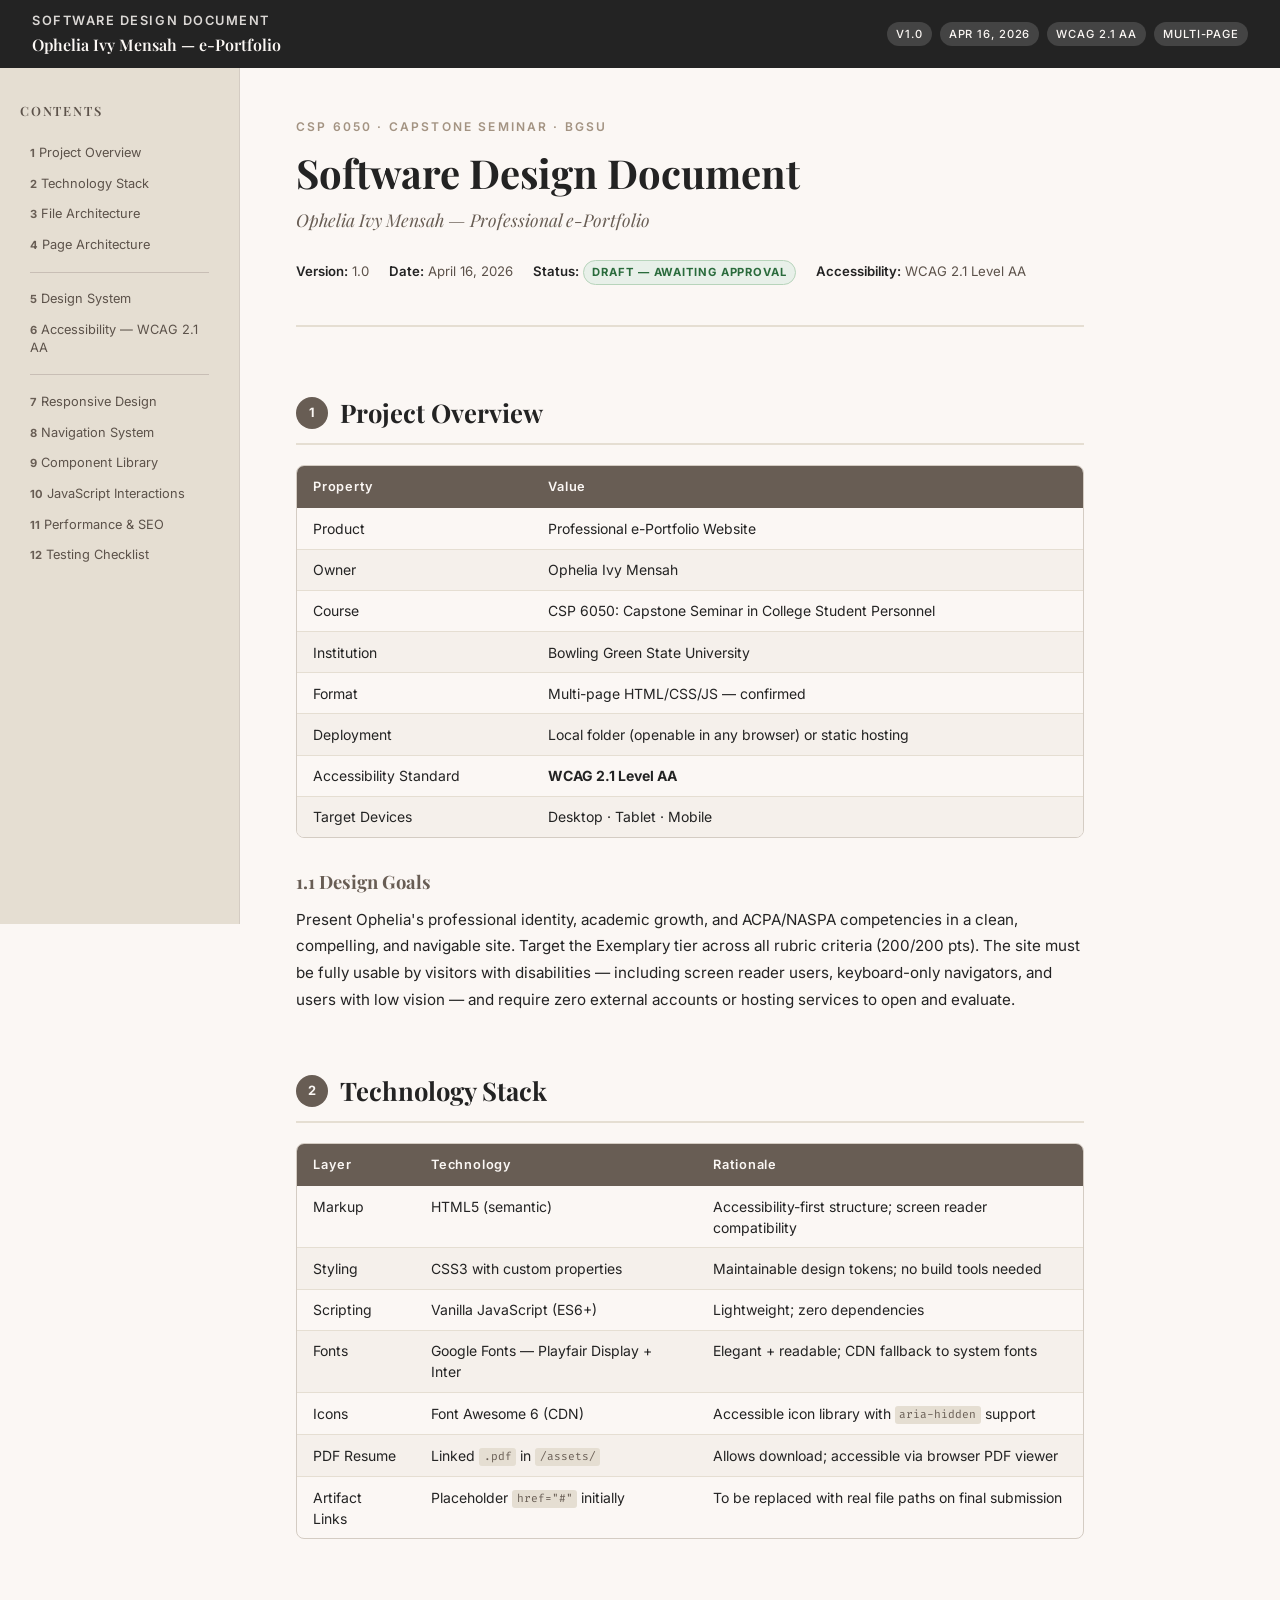
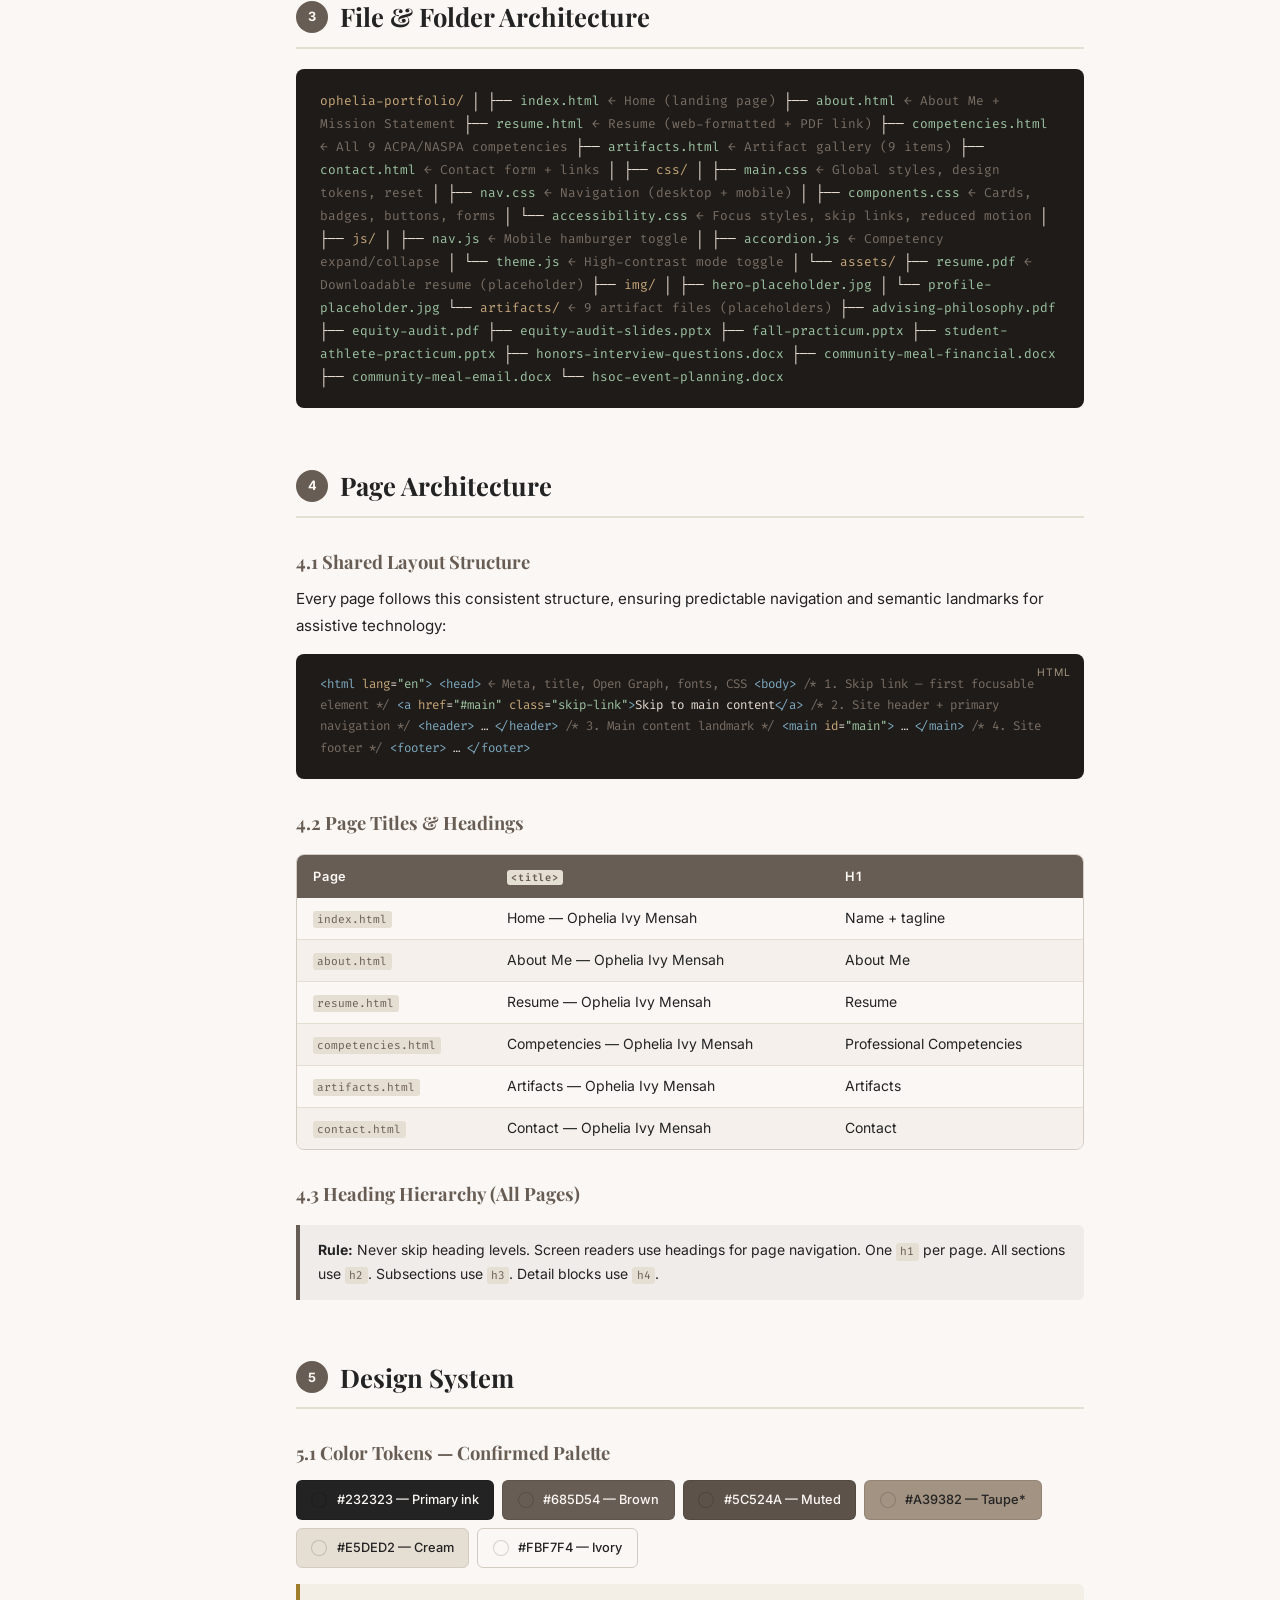
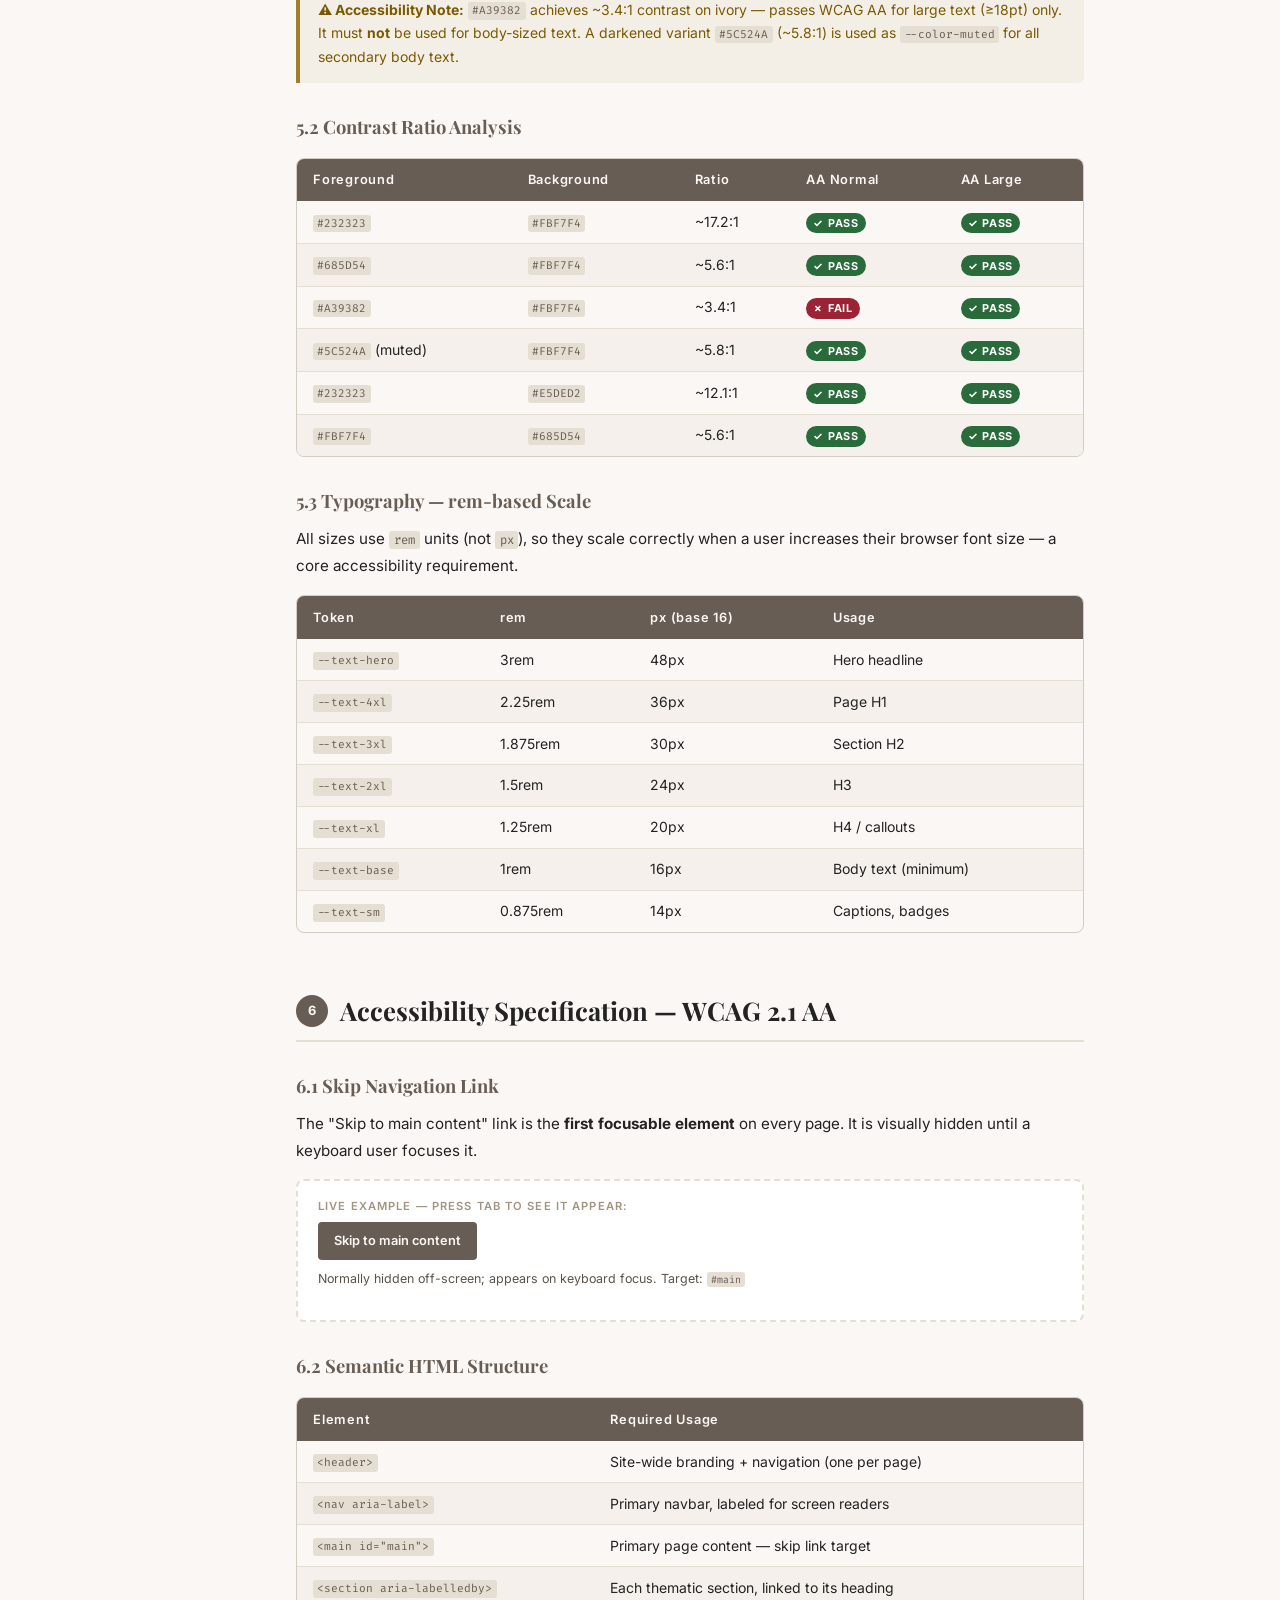
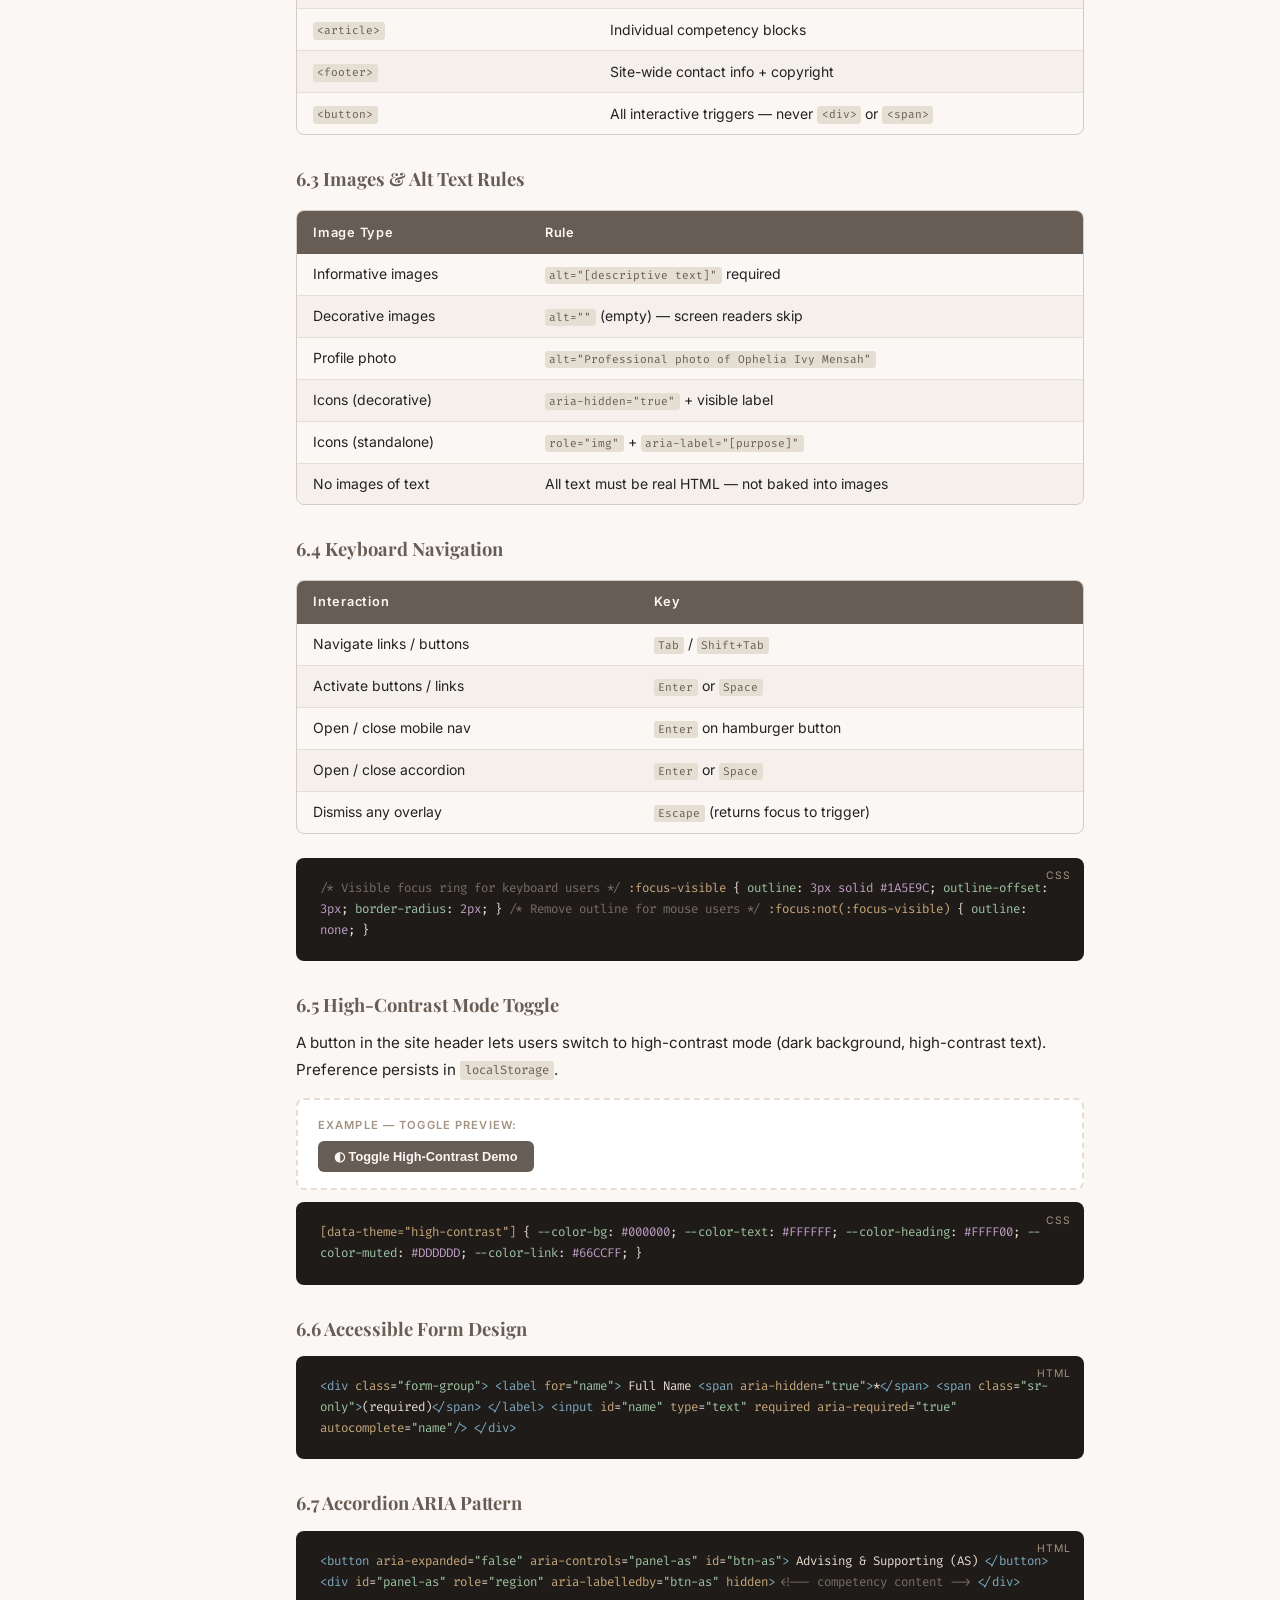
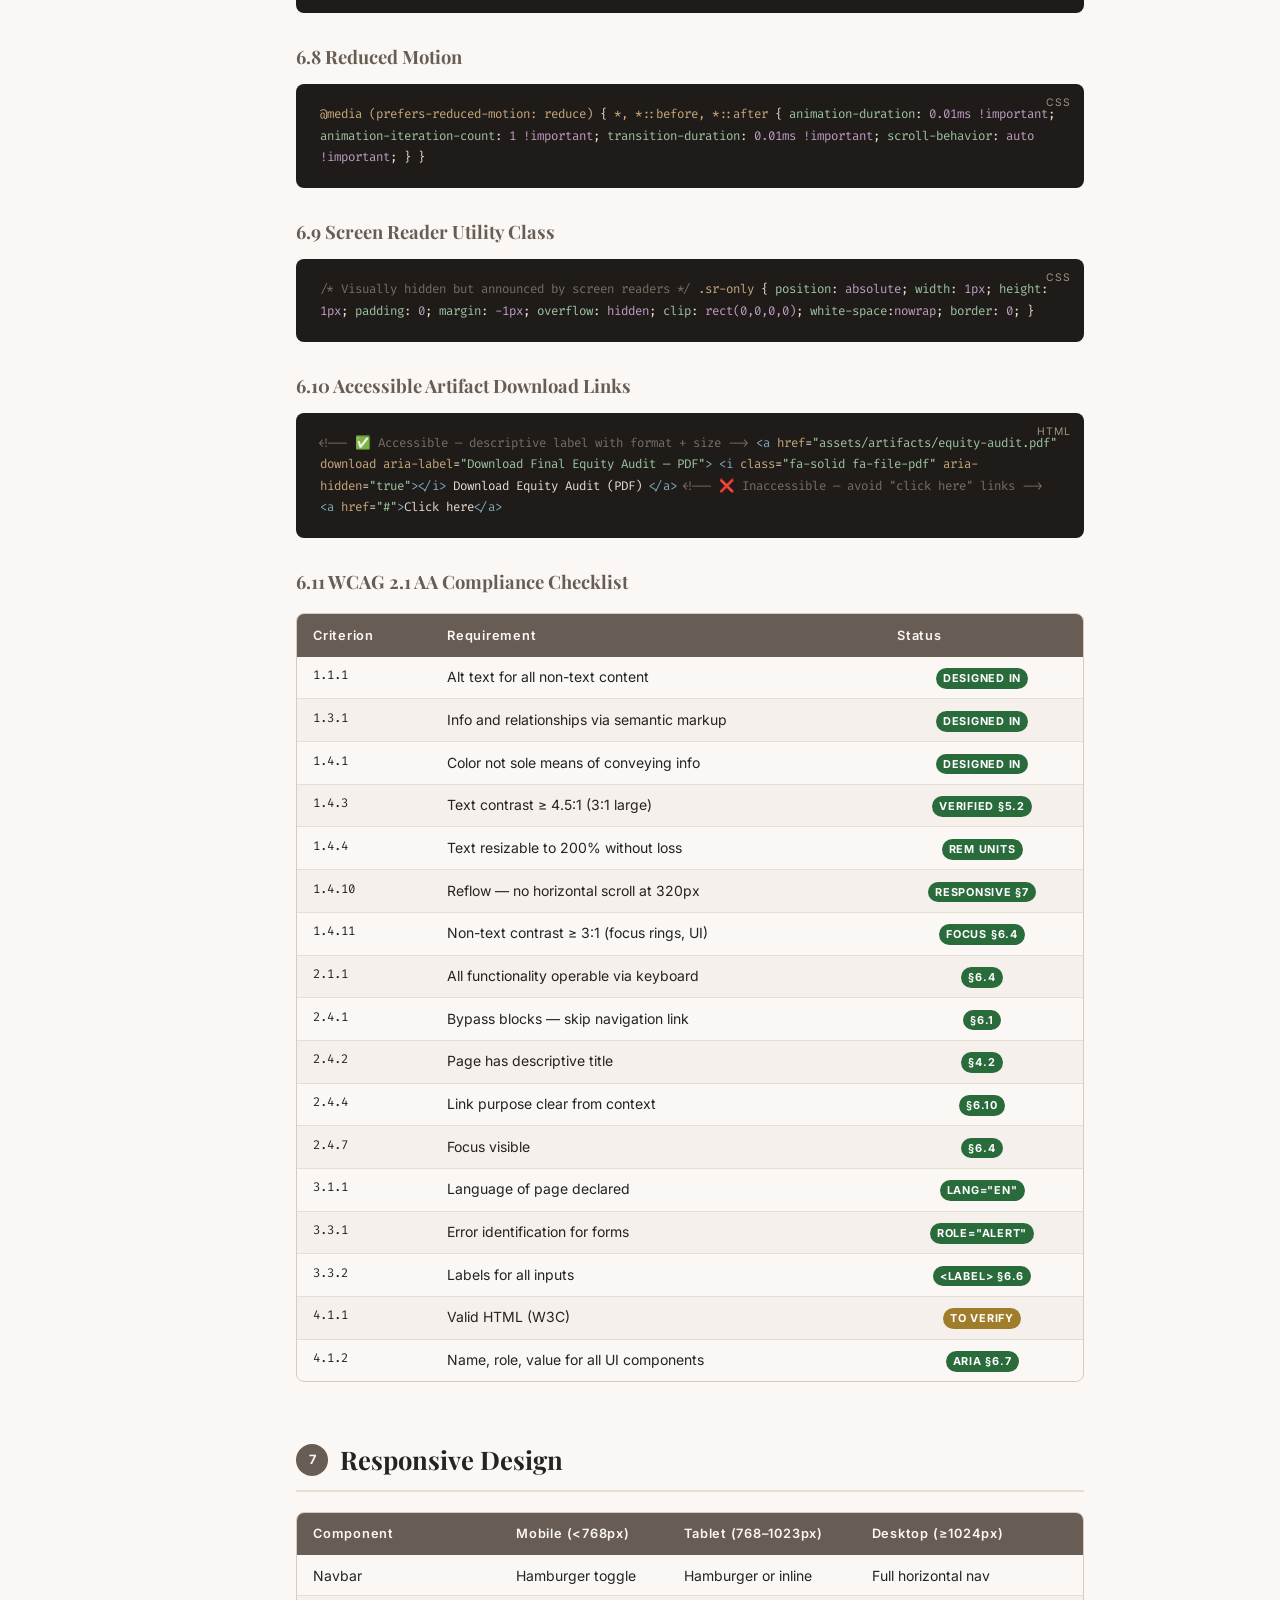
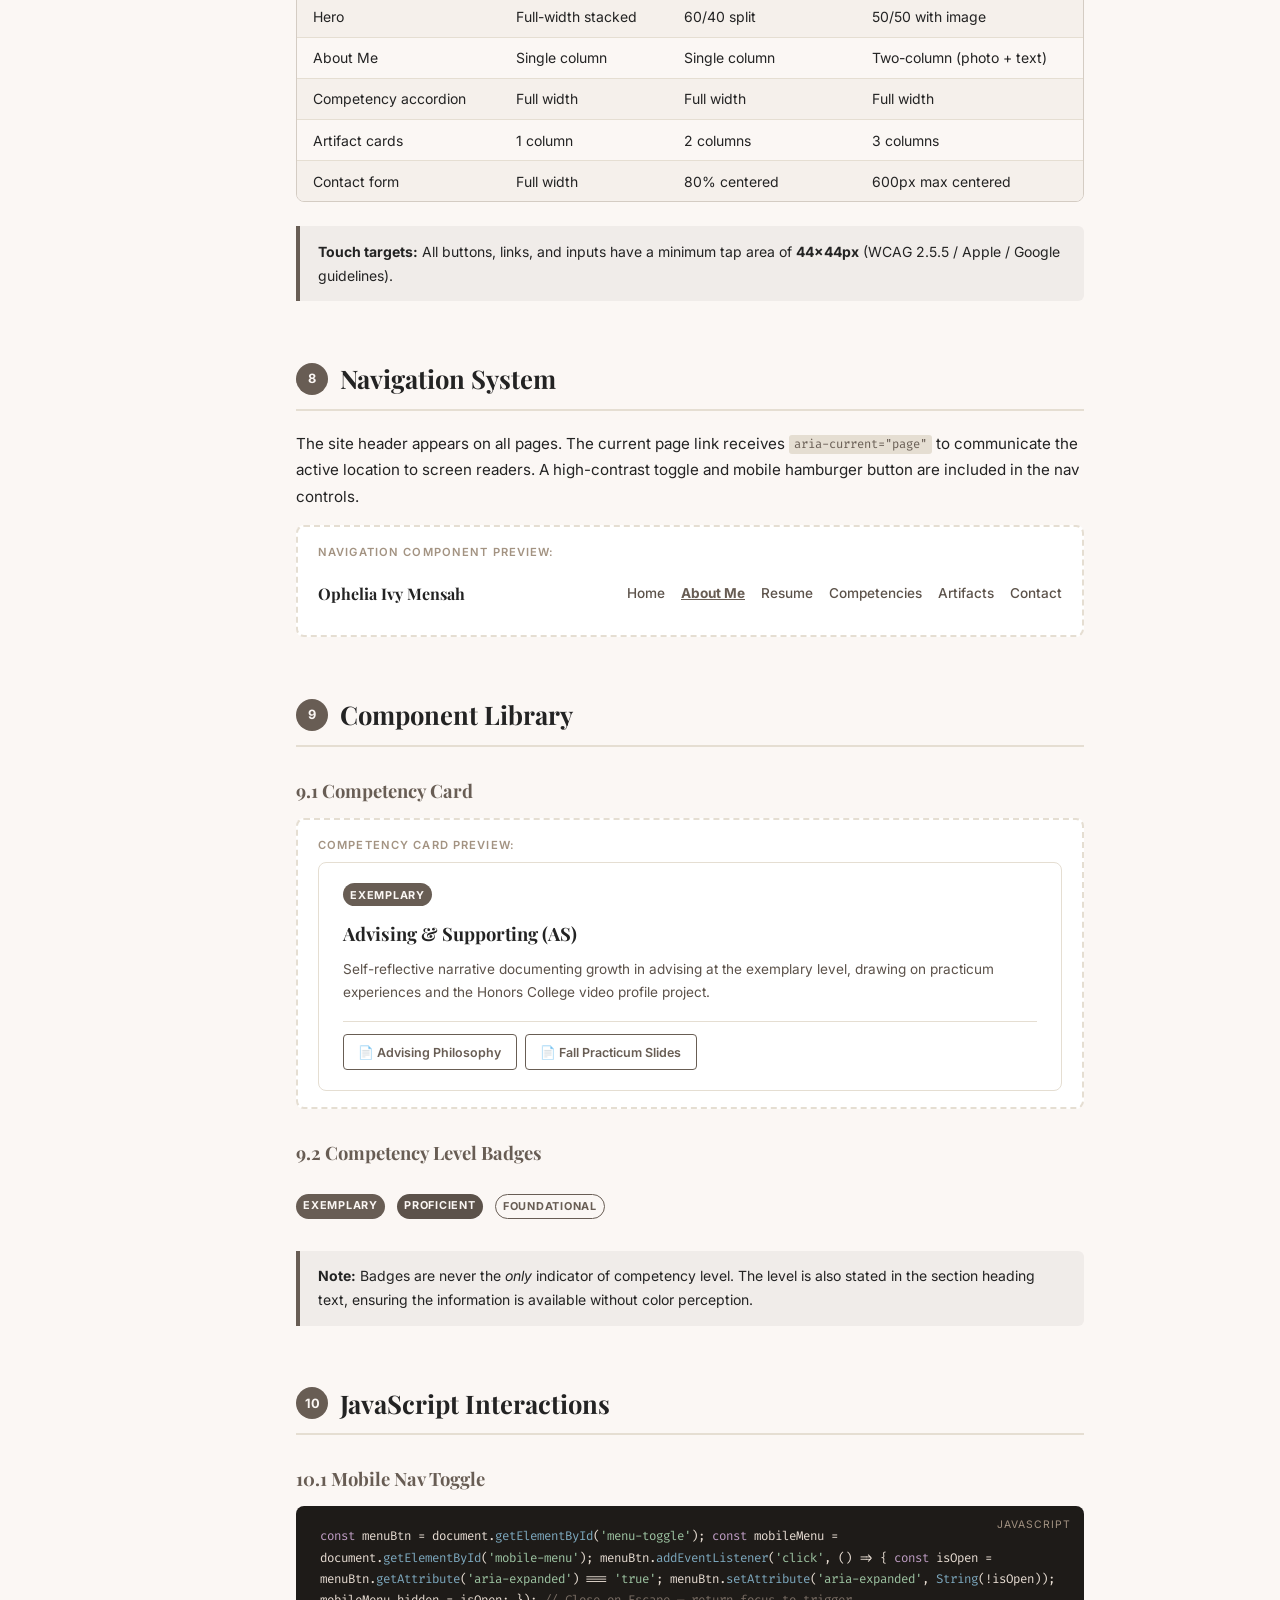
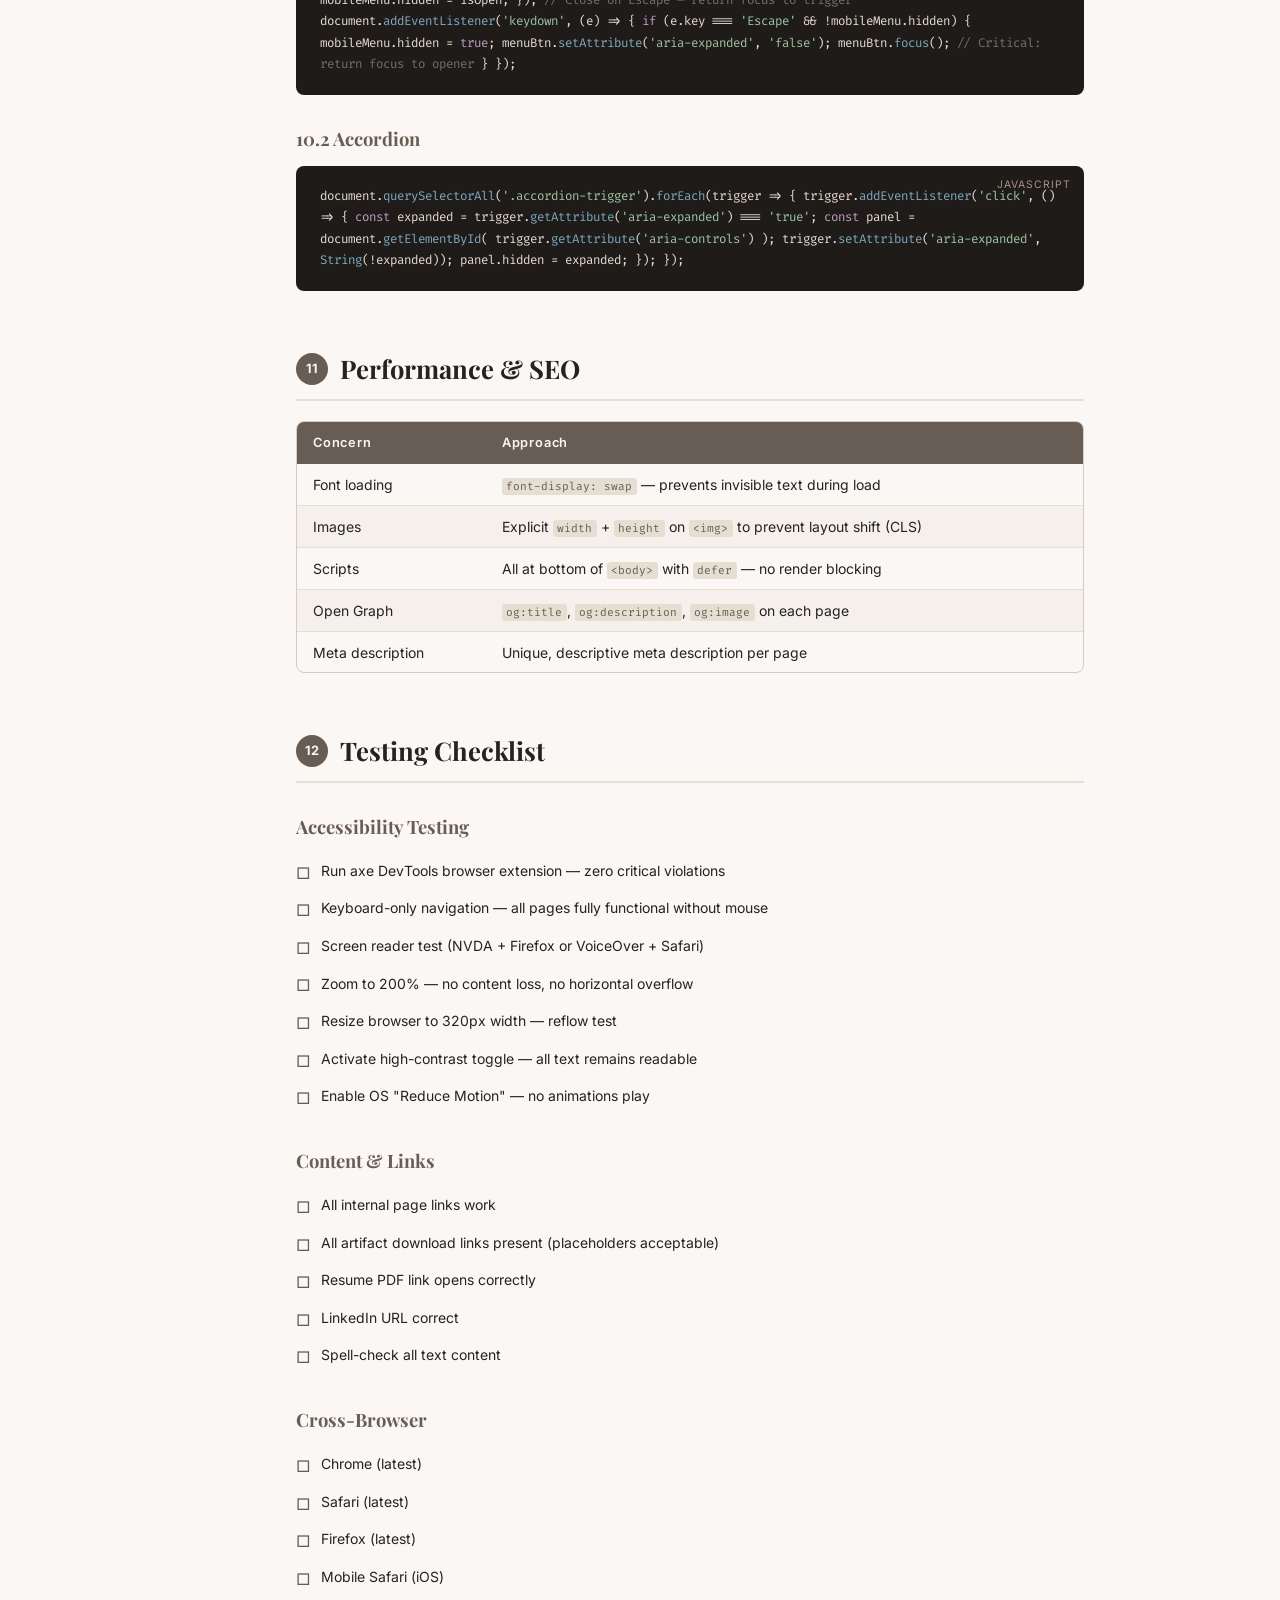
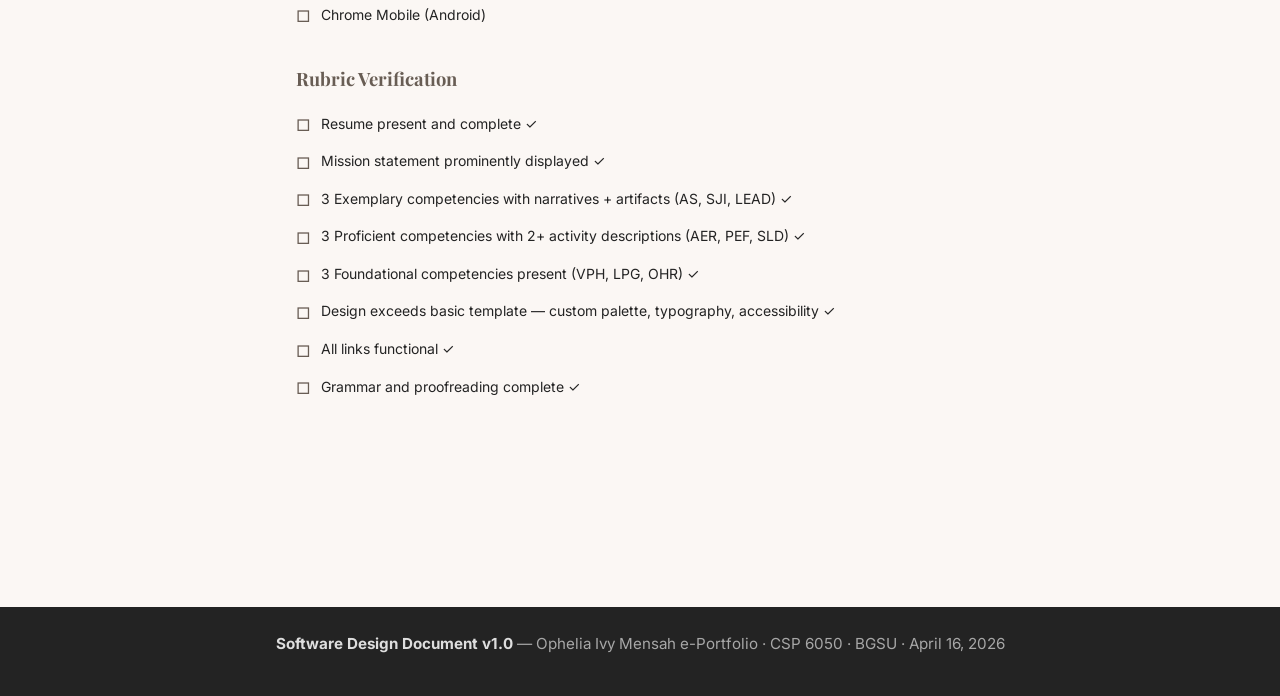
<file: SDD Preview.html>
<!DOCTYPE html>
<html lang="en">
<head>
  <meta charset="UTF-8">
  <meta name="viewport" content="width=device-width, initial-scale=1.0">
  <title>Software Design Document — Ophelia Ivy Mensah Portfolio</title>
  <link rel="preconnect" href="https://fonts.googleapis.com">
  <link href="https://fonts.googleapis.com/css2?family=Playfair+Display:ital,wght@0,400;0,600;0,700;1,400&family=Inter:wght@300;400;500;600;700&family=Fira+Code:wght@400;500&display=swap" rel="stylesheet">
  <style>
    :root {
      --ink:    #232323;
      --brown:  #685D54;
      --taupe:  #A39382;
      --cream:  #E5DED2;
      --ivory:  #FBF7F4;
      --muted:  #5C524A;
      --focus:  #1A5E9C;
      --pass:   #2A6B3C;
      --fail:   #9B2335;
      --warn:   #7A5A00;
    }

    *, *::before, *::after { box-sizing: border-box; margin: 0; padding: 0; }

    body {
      background: var(--ivory);
      color: var(--ink);
      font-family: 'Inter', system-ui, sans-serif;
      font-size: 1rem;
      line-height: 1.7;
    }

    :focus-visible {
      outline: 3px solid var(--focus);
      outline-offset: 3px;
      border-radius: 2px;
    }

    /* ── SKIP LINK ── */
    .skip-link {
      position: absolute;
      top: -999px; left: 1rem;
      padding: 0.6rem 1.2rem;
      background: var(--brown);
      color: var(--ivory);
      border-radius: 4px;
      font-weight: 600;
      z-index: 9999;
      text-decoration: none;
      font-size: 0.875rem;
    }
    .skip-link:focus { top: 1rem; }

    /* ── TOP BAR ── */
    .doc-header {
      background: var(--ink);
      color: var(--ivory);
      padding: 0.6rem 2rem;
      display: flex;
      align-items: center;
      justify-content: space-between;
      position: sticky;
      top: 0;
      z-index: 100;
      gap: 1rem;
    }
    .doc-header-label {
      font-size: 0.8rem;
      letter-spacing: 0.12em;
      text-transform: uppercase;
      font-weight: 600;
      opacity: 0.85;
    }
    .doc-header-title {
      font-family: 'Playfair Display', serif;
      font-size: 1rem;
      font-weight: 600;
    }
    .doc-meta-chips {
      display: flex;
      gap: 0.5rem;
      flex-wrap: wrap;
    }
    .chip {
      background: rgba(255,255,255,0.15);
      border-radius: 999px;
      padding: 0.2em 0.8em;
      font-size: 0.7rem;
      letter-spacing: 0.08em;
      text-transform: uppercase;
      font-weight: 500;
    }

    /* ── LAYOUT ── */
    .doc-layout {
      display: grid;
      grid-template-columns: 240px 1fr;
      min-height: calc(100vh - 44px);
      max-width: 1300px;
      margin: 0 auto;
    }

    /* ── SIDEBAR ── */
    aside.toc {
      background: var(--cream);
      border-right: 1px solid #D4CCC3;
      padding: 2rem 1.25rem;
      position: sticky;
      top: 44px;
      height: calc(100vh - 44px);
      overflow-y: auto;
    }
    .toc-title {
      font-family: 'Playfair Display', serif;
      font-size: 0.8rem;
      letter-spacing: 0.14em;
      text-transform: uppercase;
      color: var(--muted);
      margin-bottom: 1rem;
      font-weight: 600;
    }
    .toc-list {
      list-style: none;
    }
    .toc-list li { margin-bottom: 0.1rem; }
    .toc-list a {
      display: block;
      padding: 0.35rem 0.6rem;
      border-radius: 4px;
      text-decoration: none;
      color: var(--muted);
      font-size: 0.8rem;
      line-height: 1.4;
      transition: background 0.15s, color 0.15s;
    }
    .toc-list a:hover, .toc-list a:focus {
      background: rgba(104,93,84,0.12);
      color: var(--brown);
    }
    .toc-list .toc-num {
      font-weight: 700;
      color: var(--brown);
      font-size: 0.7rem;
      margin-right: 0.25rem;
    }
    .toc-section-break {
      height: 1px;
      background: #C8BEB5;
      margin: 0.75rem 0.6rem;
    }

    /* ── MAIN CONTENT ── */
    main {
      padding: 3rem 3.5rem 5rem;
      max-width: 900px;
    }

    /* ── COVER ── */
    .cover {
      margin-bottom: 4rem;
      padding-bottom: 2.5rem;
      border-bottom: 2px solid var(--cream);
    }
    .cover-eyebrow {
      font-size: 0.75rem;
      letter-spacing: 0.18em;
      text-transform: uppercase;
      color: var(--taupe);
      font-weight: 600;
      margin-bottom: 0.75rem;
    }
    .cover-title {
      font-family: 'Playfair Display', serif;
      font-size: 2.5rem;
      font-weight: 700;
      line-height: 1.2;
      color: var(--ink);
      margin-bottom: 0.5rem;
    }
    .cover-subtitle {
      font-family: 'Playfair Display', serif;
      font-size: 1.1rem;
      color: var(--brown);
      font-style: italic;
      margin-bottom: 1.5rem;
    }
    .cover-meta {
      display: flex;
      flex-wrap: wrap;
      gap: 1.25rem;
    }
    .cover-meta-item {
      font-size: 0.825rem;
      color: var(--muted);
    }
    .cover-meta-item strong {
      color: var(--ink);
      font-weight: 600;
    }
    .status-badge {
      display: inline-block;
      padding: 0.2em 0.75em;
      background: #E8F0E9;
      color: var(--pass);
      border: 1px solid #B7D4BB;
      border-radius: 999px;
      font-size: 0.7rem;
      font-weight: 700;
      letter-spacing: 0.08em;
      text-transform: uppercase;
    }

    /* ── SECTIONS ── */
    section { margin-bottom: 3.5rem; scroll-margin-top: 5rem; }

    h2.section-title {
      font-family: 'Playfair Display', serif;
      font-size: 1.6rem;
      font-weight: 700;
      color: var(--ink);
      margin-bottom: 1.25rem;
      padding-bottom: 0.5rem;
      border-bottom: 2px solid var(--cream);
      display: flex;
      align-items: center;
      gap: 0.75rem;
    }
    .section-num {
      display: inline-flex;
      align-items: center;
      justify-content: center;
      width: 2rem;
      height: 2rem;
      background: var(--brown);
      color: var(--ivory);
      border-radius: 50%;
      font-size: 0.8rem;
      font-weight: 700;
      font-family: 'Inter', sans-serif;
      flex-shrink: 0;
    }

    h3 {
      font-family: 'Playfair Display', serif;
      font-size: 1.15rem;
      color: var(--brown);
      margin: 1.75rem 0 0.6rem;
    }
    h4 {
      font-family: 'Inter', sans-serif;
      font-size: 0.875rem;
      font-weight: 700;
      letter-spacing: 0.1em;
      text-transform: uppercase;
      color: var(--muted);
      margin: 1.25rem 0 0.5rem;
    }

    p { margin-bottom: 0.9rem; font-size: 0.95rem; line-height: 1.75; }

    /* ── TABLES ── */
    .table-wrap { overflow-x: auto; margin: 1rem 0 1.5rem; border-radius: 8px; border: 1px solid #D4CCC3; }
    table { width: 100%; border-collapse: collapse; font-size: 0.875rem; }
    thead { background: var(--brown); color: var(--ivory); }
    thead th {
      padding: 0.65rem 1rem;
      text-align: left;
      font-weight: 600;
      font-size: 0.8rem;
      letter-spacing: 0.06em;
    }
    tbody tr { border-bottom: 1px solid var(--cream); }
    tbody tr:last-child { border-bottom: none; }
    tbody tr:nth-child(even) { background: #F5F0EB; }
    tbody td { padding: 0.6rem 1rem; vertical-align: top; line-height: 1.5; }
    code.inline {
      font-family: 'Fira Code', monospace;
      font-size: 0.8em;
      background: var(--cream);
      padding: 0.1em 0.4em;
      border-radius: 3px;
      color: var(--brown);
    }

    /* ── CODE BLOCKS ── */
    .code-block {
      background: #1E1B18;
      color: #E8DDD3;
      border-radius: 8px;
      padding: 1.25rem 1.5rem;
      font-family: 'Fira Code', monospace;
      font-size: 0.78rem;
      line-height: 1.7;
      overflow-x: auto;
      margin: 0.75rem 0 1.25rem;
      position: relative;
    }
    .code-block .code-lang {
      position: absolute;
      top: 0.6rem;
      right: 0.8rem;
      font-size: 0.65rem;
      color: var(--taupe);
      letter-spacing: 0.1em;
      text-transform: uppercase;
      font-family: 'Inter', sans-serif;
    }
    .code-comment  { color: #7A6E65; }
    .code-selector { color: #C9A87C; }
    .code-property { color: #9EC5A3; }
    .code-value    { color: #C09EC5; }
    .code-html-tag { color: #7EAAC0; }
    .code-attr     { color: #C9A87C; }
    .code-string   { color: #9EC5A3; }
    .code-keyword  { color: #C09EC5; }
    .code-fn       { color: #7EAAC0; }

    /* ── CALLOUT BOXES ── */
    .callout {
      border-left: 4px solid var(--brown);
      background: rgba(104,93,84,0.07);
      padding: 0.85rem 1.1rem;
      border-radius: 0 6px 6px 0;
      margin: 1rem 0;
      font-size: 0.875rem;
    }
    .callout.warn {
      border-color: #A07D2A;
      background: rgba(160,125,42,0.07);
      color: var(--warn);
    }
    .callout.pass {
      border-color: var(--pass);
      background: rgba(42,107,60,0.07);
    }
    .callout strong { font-weight: 700; }

    /* ── CONTRAST SWATCHES ── */
    .swatch-row { display: flex; gap: 0.5rem; flex-wrap: wrap; margin: 0.75rem 0; }
    .swatch {
      display: flex;
      align-items: center;
      gap: 0.6rem;
      padding: 0.5rem 0.9rem;
      border-radius: 6px;
      font-size: 0.8rem;
      font-weight: 500;
      border: 1px solid rgba(0,0,0,0.1);
    }
    .swatch-dot {
      width: 1rem; height: 1rem;
      border-radius: 50%;
      border: 1px solid rgba(0,0,0,0.15);
      flex-shrink: 0;
    }

    /* ── BADGES ── */
    .badge {
      display: inline-block;
      padding: 0.2em 0.65em;
      border-radius: 999px;
      font-size: 0.68rem;
      font-weight: 700;
      letter-spacing: 0.07em;
      text-transform: uppercase;
    }
    .badge-ex { background: var(--brown); color: var(--ivory); }
    .badge-pr { background: #5C524A; color: var(--ivory); }
    .badge-fn { border: 1.5px solid var(--brown); color: var(--brown); }
    .badge-pass { background: #2A6B3C; color: #fff; }
    .badge-fail { background: #9B2335; color: #fff; }
    .badge-warn { background: #A07D2A; color: #fff; }

    /* ── CHECKLIST ── */
    .checklist { list-style: none; margin: 0.75rem 0; }
    .checklist li {
      display: flex;
      align-items: flex-start;
      gap: 0.6rem;
      padding: 0.3rem 0;
      font-size: 0.875rem;
    }
    .checklist li::before {
      content: "□";
      font-size: 1rem;
      color: var(--brown);
      flex-shrink: 0;
      margin-top: 0.05rem;
    }

    /* ── FILE TREE ── */
    .file-tree {
      font-family: 'Fira Code', monospace;
      font-size: 0.8rem;
      background: #1E1B18;
      color: #E8DDD3;
      padding: 1.25rem 1.5rem;
      border-radius: 8px;
      line-height: 1.8;
      overflow-x: auto;
      margin: 0.75rem 0;
    }
    .file-tree .ft-dir  { color: #C9A87C; }
    .file-tree .ft-file { color: #9EC5A3; }
    .file-tree .ft-note { color: #7A6E65; }

    /* ── WCAG CRITERION ROWS ── */
    .wcag-table td:first-child { font-family: 'Fira Code', monospace; font-size: 0.78rem; white-space: nowrap; }
    .wcag-table td:last-child { text-align: center; }

    /* ── SKIP-LINK DEMO ── */
    .demo-box {
      border: 2px dashed var(--cream);
      border-radius: 8px;
      padding: 1rem 1.25rem;
      background: #fff;
      font-size: 0.85rem;
      margin: 0.75rem 0;
    }
    .demo-box .demo-label {
      font-size: 0.7rem;
      letter-spacing: 0.1em;
      text-transform: uppercase;
      color: var(--taupe);
      margin-bottom: 0.4rem;
      font-weight: 600;
    }

    /* ── FOOTER ── */
    .doc-footer {
      background: var(--ink);
      color: rgba(255,255,255,0.6);
      text-align: center;
      padding: 1.5rem;
      font-size: 0.8rem;
      margin-top: 4rem;
    }
    .doc-footer strong { color: rgba(255,255,255,0.85); }

    /* ── RESPONSIVE ── */
    @media (max-width: 900px) {
      .doc-layout { grid-template-columns: 1fr; }
      aside.toc { display: none; }
      main { padding: 2rem 1.5rem 4rem; }
      .cover-title { font-size: 1.8rem; }
    }
    @media (max-width: 600px) {
      .doc-header { flex-wrap: wrap; padding: 0.5rem 1rem; }
      .doc-meta-chips { display: none; }
      main { padding: 1.5rem 1rem 3rem; }
    }
    @media (prefers-reduced-motion: reduce) {
      *, *::before, *::after {
        animation-duration: 0.01ms !important;
        transition-duration: 0.01ms !important;
      }
    }
  </style>
</head>
<body>

<a href="#main" class="skip-link">Skip to main content</a>

<!-- ── TOP BAR ── -->
<div class="doc-header" role="banner">
  <div>
    <div class="doc-header-label">Software Design Document</div>
    <div class="doc-header-title">Ophelia Ivy Mensah — e-Portfolio</div>
  </div>
  <div class="doc-meta-chips" aria-label="Document metadata">
    <span class="chip">v1.0</span>
    <span class="chip">Apr 16, 2026</span>
    <span class="chip">WCAG 2.1 AA</span>
    <span class="chip">Multi-page</span>
  </div>
</div>

<div class="doc-layout">

  <!-- ── SIDEBAR ── -->
  <aside class="toc" aria-label="Table of contents">
    <p class="toc-title">Contents</p>
    <ol class="toc-list" role="list">
      <li><a href="#sec1"><span class="toc-num">1</span>Project Overview</a></li>
      <li><a href="#sec2"><span class="toc-num">2</span>Technology Stack</a></li>
      <li><a href="#sec3"><span class="toc-num">3</span>File Architecture</a></li>
      <li><a href="#sec4"><span class="toc-num">4</span>Page Architecture</a></li>
      <div class="toc-section-break" role="separator"></div>
      <li><a href="#sec5"><span class="toc-num">5</span>Design System</a></li>
      <li><a href="#sec6"><span class="toc-num">6</span>Accessibility — WCAG 2.1 AA</a></li>
      <div class="toc-section-break" role="separator"></div>
      <li><a href="#sec7"><span class="toc-num">7</span>Responsive Design</a></li>
      <li><a href="#sec8"><span class="toc-num">8</span>Navigation System</a></li>
      <li><a href="#sec9"><span class="toc-num">9</span>Component Library</a></li>
      <li><a href="#sec10"><span class="toc-num">10</span>JavaScript Interactions</a></li>
      <li><a href="#sec11"><span class="toc-num">11</span>Performance &amp; SEO</a></li>
      <li><a href="#sec12"><span class="toc-num">12</span>Testing Checklist</a></li>
    </ol>
  </aside>

  <!-- ── MAIN ── -->
  <main id="main">

    <!-- COVER -->
    <div class="cover">
      <p class="cover-eyebrow">CSP 6050 · Capstone Seminar · BGSU</p>
      <h1 class="cover-title">Software Design Document</h1>
      <p class="cover-subtitle">Ophelia Ivy Mensah — Professional e-Portfolio</p>
      <div class="cover-meta">
        <span class="cover-meta-item"><strong>Version:</strong> 1.0</span>
        <span class="cover-meta-item"><strong>Date:</strong> April 16, 2026</span>
        <span class="cover-meta-item"><strong>Status:</strong> <span class="status-badge">Draft — Awaiting Approval</span></span>
        <span class="cover-meta-item"><strong>Accessibility:</strong> WCAG 2.1 Level AA</span>
      </div>
    </div>

    <!-- ── SECTION 1 ── -->
    <section id="sec1" aria-labelledby="h-sec1">
      <h2 class="section-title" id="h-sec1">
        <span class="section-num" aria-hidden="true">1</span>
        Project Overview
      </h2>
      <div class="table-wrap">
        <table>
          <thead><tr><th>Property</th><th>Value</th></tr></thead>
          <tbody>
            <tr><td>Product</td><td>Professional e-Portfolio Website</td></tr>
            <tr><td>Owner</td><td>Ophelia Ivy Mensah</td></tr>
            <tr><td>Course</td><td>CSP 6050: Capstone Seminar in College Student Personnel</td></tr>
            <tr><td>Institution</td><td>Bowling Green State University</td></tr>
            <tr><td>Format</td><td>Multi-page HTML/CSS/JS — confirmed</td></tr>
            <tr><td>Deployment</td><td>Local folder (openable in any browser) or static hosting</td></tr>
            <tr><td>Accessibility Standard</td><td><strong>WCAG 2.1 Level AA</strong></td></tr>
            <tr><td>Target Devices</td><td>Desktop · Tablet · Mobile</td></tr>
          </tbody>
        </table>
      </div>

      <h3>1.1 Design Goals</h3>
      <p>Present Ophelia's professional identity, academic growth, and ACPA/NASPA competencies in a clean, compelling, and navigable site. Target the Exemplary tier across all rubric criteria (200/200 pts). The site must be fully usable by visitors with disabilities — including screen reader users, keyboard-only navigators, and users with low vision — and require zero external accounts or hosting services to open and evaluate.</p>
    </section>

    <!-- ── SECTION 2 ── -->
    <section id="sec2" aria-labelledby="h-sec2">
      <h2 class="section-title" id="h-sec2">
        <span class="section-num" aria-hidden="true">2</span>
        Technology Stack
      </h2>
      <div class="table-wrap">
        <table>
          <thead><tr><th>Layer</th><th>Technology</th><th>Rationale</th></tr></thead>
          <tbody>
            <tr><td>Markup</td><td>HTML5 (semantic)</td><td>Accessibility-first structure; screen reader compatibility</td></tr>
            <tr><td>Styling</td><td>CSS3 with custom properties</td><td>Maintainable design tokens; no build tools needed</td></tr>
            <tr><td>Scripting</td><td>Vanilla JavaScript (ES6+)</td><td>Lightweight; zero dependencies</td></tr>
            <tr><td>Fonts</td><td>Google Fonts — Playfair Display + Inter</td><td>Elegant + readable; CDN fallback to system fonts</td></tr>
            <tr><td>Icons</td><td>Font Awesome 6 (CDN)</td><td>Accessible icon library with <code class="inline">aria-hidden</code> support</td></tr>
            <tr><td>PDF Resume</td><td>Linked <code class="inline">.pdf</code> in <code class="inline">/assets/</code></td><td>Allows download; accessible via browser PDF viewer</td></tr>
            <tr><td>Artifact Links</td><td>Placeholder <code class="inline">href="#"</code> initially</td><td>To be replaced with real file paths on final submission</td></tr>
          </tbody>
        </table>
      </div>
    </section>

    <!-- ── SECTION 3 ── -->
    <section id="sec3" aria-labelledby="h-sec3">
      <h2 class="section-title" id="h-sec3">
        <span class="section-num" aria-hidden="true">3</span>
        File &amp; Folder Architecture
      </h2>
      <div class="file-tree" role="img" aria-label="Folder structure showing: root pages index, about, resume, competencies, artifacts, contact HTML files; css folder with main, nav, components, accessibility stylesheets; js folder with nav, accordion, theme scripts; assets folder with resume PDF, img subfolder, and artifacts subfolder">
<span class="ft-dir">ophelia-portfolio/</span>
│
├── <span class="ft-file">index.html</span>        <span class="ft-note">← Home (landing page)</span>
├── <span class="ft-file">about.html</span>        <span class="ft-note">← About Me + Mission Statement</span>
├── <span class="ft-file">resume.html</span>       <span class="ft-note">← Resume (web-formatted + PDF link)</span>
├── <span class="ft-file">competencies.html</span> <span class="ft-note">← All 9 ACPA/NASPA competencies</span>
├── <span class="ft-file">artifacts.html</span>    <span class="ft-note">← Artifact gallery (9 items)</span>
├── <span class="ft-file">contact.html</span>      <span class="ft-note">← Contact form + links</span>
│
├── <span class="ft-dir">css/</span>
│   ├── <span class="ft-file">main.css</span>          <span class="ft-note">← Global styles, design tokens, reset</span>
│   ├── <span class="ft-file">nav.css</span>           <span class="ft-note">← Navigation (desktop + mobile)</span>
│   ├── <span class="ft-file">components.css</span>    <span class="ft-note">← Cards, badges, buttons, forms</span>
│   └── <span class="ft-file">accessibility.css</span> <span class="ft-note">← Focus styles, skip links, reduced motion</span>
│
├── <span class="ft-dir">js/</span>
│   ├── <span class="ft-file">nav.js</span>            <span class="ft-note">← Mobile hamburger toggle</span>
│   ├── <span class="ft-file">accordion.js</span>      <span class="ft-note">← Competency expand/collapse</span>
│   └── <span class="ft-file">theme.js</span>          <span class="ft-note">← High-contrast mode toggle</span>
│
└── <span class="ft-dir">assets/</span>
    ├── <span class="ft-file">resume.pdf</span>         <span class="ft-note">← Downloadable resume (placeholder)</span>
    ├── <span class="ft-dir">img/</span>
    │   ├── <span class="ft-file">hero-placeholder.jpg</span>
    │   └── <span class="ft-file">profile-placeholder.jpg</span>
    └── <span class="ft-dir">artifacts/</span>          <span class="ft-note">← 9 artifact files (placeholders)</span>
        ├── <span class="ft-file">advising-philosophy.pdf</span>
        ├── <span class="ft-file">equity-audit.pdf</span>
        ├── <span class="ft-file">equity-audit-slides.pptx</span>
        ├── <span class="ft-file">fall-practicum.pptx</span>
        ├── <span class="ft-file">student-athlete-practicum.pptx</span>
        ├── <span class="ft-file">honors-interview-questions.docx</span>
        ├── <span class="ft-file">community-meal-financial.docx</span>
        ├── <span class="ft-file">community-meal-email.docx</span>
        └── <span class="ft-file">hsoc-event-planning.docx</span>
      </div>
    </section>

    <!-- ── SECTION 4 ── -->
    <section id="sec4" aria-labelledby="h-sec4">
      <h2 class="section-title" id="h-sec4">
        <span class="section-num" aria-hidden="true">4</span>
        Page Architecture
      </h2>
      <h3>4.1 Shared Layout Structure</h3>
      <p>Every page follows this consistent structure, ensuring predictable navigation and semantic landmarks for assistive technology:</p>
      <div class="code-block">
        <span class="code-lang">HTML</span>
<span class="code-html-tag">&lt;html</span> <span class="code-attr">lang</span>=<span class="code-string">"en"</span><span class="code-html-tag">&gt;</span>
  <span class="code-html-tag">&lt;head&gt;</span> <span class="code-comment">← Meta, title, Open Graph, fonts, CSS</span>
  <span class="code-html-tag">&lt;body&gt;</span>
    <span class="code-comment">/* 1. Skip link — first focusable element */</span>
    <span class="code-html-tag">&lt;a</span> <span class="code-attr">href</span>=<span class="code-string">"#main"</span> <span class="code-attr">class</span>=<span class="code-string">"skip-link"</span><span class="code-html-tag">&gt;</span>Skip to main content<span class="code-html-tag">&lt;/a&gt;</span>
    <span class="code-comment">/* 2. Site header + primary navigation */</span>
    <span class="code-html-tag">&lt;header&gt;</span> … <span class="code-html-tag">&lt;/header&gt;</span>
    <span class="code-comment">/* 3. Main content landmark */</span>
    <span class="code-html-tag">&lt;main</span> <span class="code-attr">id</span>=<span class="code-string">"main"</span><span class="code-html-tag">&gt;</span> … <span class="code-html-tag">&lt;/main&gt;</span>
    <span class="code-comment">/* 4. Site footer */</span>
    <span class="code-html-tag">&lt;footer&gt;</span> … <span class="code-html-tag">&lt;/footer&gt;</span>
      </div>

      <h3>4.2 Page Titles &amp; Headings</h3>
      <div class="table-wrap">
        <table>
          <thead><tr><th>Page</th><th><code class="inline">&lt;title&gt;</code></th><th>H1</th></tr></thead>
          <tbody>
            <tr><td><code class="inline">index.html</code></td><td>Home — Ophelia Ivy Mensah</td><td>Name + tagline</td></tr>
            <tr><td><code class="inline">about.html</code></td><td>About Me — Ophelia Ivy Mensah</td><td>About Me</td></tr>
            <tr><td><code class="inline">resume.html</code></td><td>Resume — Ophelia Ivy Mensah</td><td>Resume</td></tr>
            <tr><td><code class="inline">competencies.html</code></td><td>Competencies — Ophelia Ivy Mensah</td><td>Professional Competencies</td></tr>
            <tr><td><code class="inline">artifacts.html</code></td><td>Artifacts — Ophelia Ivy Mensah</td><td>Artifacts</td></tr>
            <tr><td><code class="inline">contact.html</code></td><td>Contact — Ophelia Ivy Mensah</td><td>Contact</td></tr>
          </tbody>
        </table>
      </div>

      <h3>4.3 Heading Hierarchy (All Pages)</h3>
      <div class="callout">
        <strong>Rule:</strong> Never skip heading levels. Screen readers use headings for page navigation. One <code class="inline">h1</code> per page. All sections use <code class="inline">h2</code>. Subsections use <code class="inline">h3</code>. Detail blocks use <code class="inline">h4</code>.
      </div>
    </section>

    <!-- ── SECTION 5 ── -->
    <section id="sec5" aria-labelledby="h-sec5">
      <h2 class="section-title" id="h-sec5">
        <span class="section-num" aria-hidden="true">5</span>
        Design System
      </h2>

      <h3>5.1 Color Tokens — Confirmed Palette</h3>
      <div class="swatch-row" aria-label="Color palette swatches">
        <div class="swatch" style="background:#232323;color:#FBF7F4;">
          <span class="swatch-dot" style="background:#232323;"></span>
          #232323 — Primary ink
        </div>
        <div class="swatch" style="background:#685D54;color:#FBF7F4;">
          <span class="swatch-dot" style="background:#685D54;"></span>
          #685D54 — Brown
        </div>
        <div class="swatch" style="background:#5C524A;color:#FBF7F4;">
          <span class="swatch-dot" style="background:#5C524A;"></span>
          #5C524A — Muted
        </div>
        <div class="swatch" style="background:#A39382;color:#232323;">
          <span class="swatch-dot" style="background:#A39382;"></span>
          #A39382 — Taupe*
        </div>
        <div class="swatch" style="background:#E5DED2;color:#232323;border:1px solid #D4CCC3;">
          <span class="swatch-dot" style="background:#E5DED2;"></span>
          #E5DED2 — Cream
        </div>
        <div class="swatch" style="background:#FBF7F4;color:#232323;border:1px solid #D4CCC3;">
          <span class="swatch-dot" style="background:#FBF7F4;"></span>
          #FBF7F4 — Ivory
        </div>
      </div>

      <div class="callout warn">
        <strong>⚠ Accessibility Note:</strong> <code class="inline">#A39382</code> achieves ~3.4:1 contrast on ivory — passes WCAG AA for large text (≥18pt) only. It must <strong>not</strong> be used for body-sized text. A darkened variant <code class="inline">#5C524A</code> (~5.8:1) is used as <code class="inline">--color-muted</code> for all secondary body text.
      </div>

      <h3>5.2 Contrast Ratio Analysis</h3>
      <div class="table-wrap">
        <table>
          <thead><tr><th>Foreground</th><th>Background</th><th>Ratio</th><th>AA Normal</th><th>AA Large</th></tr></thead>
          <tbody>
            <tr><td><code class="inline">#232323</code></td><td><code class="inline">#FBF7F4</code></td><td>~17.2:1</td><td><span class="badge badge-pass">✓ Pass</span></td><td><span class="badge badge-pass">✓ Pass</span></td></tr>
            <tr><td><code class="inline">#685D54</code></td><td><code class="inline">#FBF7F4</code></td><td>~5.6:1</td><td><span class="badge badge-pass">✓ Pass</span></td><td><span class="badge badge-pass">✓ Pass</span></td></tr>
            <tr><td><code class="inline">#A39382</code></td><td><code class="inline">#FBF7F4</code></td><td>~3.4:1</td><td><span class="badge badge-fail">✗ Fail</span></td><td><span class="badge badge-pass">✓ Pass</span></td></tr>
            <tr><td><code class="inline">#5C524A</code> (muted)</td><td><code class="inline">#FBF7F4</code></td><td>~5.8:1</td><td><span class="badge badge-pass">✓ Pass</span></td><td><span class="badge badge-pass">✓ Pass</span></td></tr>
            <tr><td><code class="inline">#232323</code></td><td><code class="inline">#E5DED2</code></td><td>~12.1:1</td><td><span class="badge badge-pass">✓ Pass</span></td><td><span class="badge badge-pass">✓ Pass</span></td></tr>
            <tr><td><code class="inline">#FBF7F4</code></td><td><code class="inline">#685D54</code></td><td>~5.6:1</td><td><span class="badge badge-pass">✓ Pass</span></td><td><span class="badge badge-pass">✓ Pass</span></td></tr>
          </tbody>
        </table>
      </div>

      <h3>5.3 Typography — rem-based Scale</h3>
      <p>All sizes use <code class="inline">rem</code> units (not <code class="inline">px</code>), so they scale correctly when a user increases their browser font size — a core accessibility requirement.</p>
      <div class="table-wrap">
        <table>
          <thead><tr><th>Token</th><th>rem</th><th>px (base 16)</th><th>Usage</th></tr></thead>
          <tbody>
            <tr><td><code class="inline">--text-hero</code></td><td>3rem</td><td>48px</td><td>Hero headline</td></tr>
            <tr><td><code class="inline">--text-4xl</code></td><td>2.25rem</td><td>36px</td><td>Page H1</td></tr>
            <tr><td><code class="inline">--text-3xl</code></td><td>1.875rem</td><td>30px</td><td>Section H2</td></tr>
            <tr><td><code class="inline">--text-2xl</code></td><td>1.5rem</td><td>24px</td><td>H3</td></tr>
            <tr><td><code class="inline">--text-xl</code></td><td>1.25rem</td><td>20px</td><td>H4 / callouts</td></tr>
            <tr><td><code class="inline">--text-base</code></td><td>1rem</td><td>16px</td><td>Body text (minimum)</td></tr>
            <tr><td><code class="inline">--text-sm</code></td><td>0.875rem</td><td>14px</td><td>Captions, badges</td></tr>
          </tbody>
        </table>
      </div>
    </section>

    <!-- ── SECTION 6 ── -->
    <section id="sec6" aria-labelledby="h-sec6">
      <h2 class="section-title" id="h-sec6">
        <span class="section-num" aria-hidden="true">6</span>
        Accessibility Specification — WCAG 2.1 AA
      </h2>

      <h3>6.1 Skip Navigation Link</h3>
      <p>The "Skip to main content" link is the <strong>first focusable element</strong> on every page. It is visually hidden until a keyboard user focuses it.</p>
      <div class="demo-box" aria-label="Skip link demonstration">
        <div class="demo-label">Live example — press Tab to see it appear:</div>
        <a href="#sec6" style="position:relative;top:auto;display:inline-block;padding:0.5rem 1rem;background:var(--brown);color:var(--ivory);border-radius:4px;font-size:0.8rem;font-weight:600;text-decoration:none;">Skip to main content</a>
        <p style="margin-top:0.5rem;font-size:0.78rem;color:var(--muted);">Normally hidden off-screen; appears on keyboard focus. Target: <code class="inline">#main</code></p>
      </div>

      <h3>6.2 Semantic HTML Structure</h3>
      <div class="table-wrap">
        <table>
          <thead><tr><th>Element</th><th>Required Usage</th></tr></thead>
          <tbody>
            <tr><td><code class="inline">&lt;header&gt;</code></td><td>Site-wide branding + navigation (one per page)</td></tr>
            <tr><td><code class="inline">&lt;nav aria-label&gt;</code></td><td>Primary navbar, labeled for screen readers</td></tr>
            <tr><td><code class="inline">&lt;main id="main"&gt;</code></td><td>Primary page content — skip link target</td></tr>
            <tr><td><code class="inline">&lt;section aria-labelledby&gt;</code></td><td>Each thematic section, linked to its heading</td></tr>
            <tr><td><code class="inline">&lt;article&gt;</code></td><td>Individual competency blocks</td></tr>
            <tr><td><code class="inline">&lt;footer&gt;</code></td><td>Site-wide contact info + copyright</td></tr>
            <tr><td><code class="inline">&lt;button&gt;</code></td><td>All interactive triggers — never <code class="inline">&lt;div&gt;</code> or <code class="inline">&lt;span&gt;</code></td></tr>
          </tbody>
        </table>
      </div>

      <h3>6.3 Images &amp; Alt Text Rules</h3>
      <div class="table-wrap">
        <table>
          <thead><tr><th>Image Type</th><th>Rule</th></tr></thead>
          <tbody>
            <tr><td>Informative images</td><td><code class="inline">alt="[descriptive text]"</code> required</td></tr>
            <tr><td>Decorative images</td><td><code class="inline">alt=""</code> (empty) — screen readers skip</td></tr>
            <tr><td>Profile photo</td><td><code class="inline">alt="Professional photo of Ophelia Ivy Mensah"</code></td></tr>
            <tr><td>Icons (decorative)</td><td><code class="inline">aria-hidden="true"</code> + visible label</td></tr>
            <tr><td>Icons (standalone)</td><td><code class="inline">role="img"</code> + <code class="inline">aria-label="[purpose]"</code></td></tr>
            <tr><td>No images of text</td><td>All text must be real HTML — not baked into images</td></tr>
          </tbody>
        </table>
      </div>

      <h3>6.4 Keyboard Navigation</h3>
      <div class="table-wrap">
        <table>
          <thead><tr><th>Interaction</th><th>Key</th></tr></thead>
          <tbody>
            <tr><td>Navigate links / buttons</td><td><code class="inline">Tab</code> / <code class="inline">Shift+Tab</code></td></tr>
            <tr><td>Activate buttons / links</td><td><code class="inline">Enter</code> or <code class="inline">Space</code></td></tr>
            <tr><td>Open / close mobile nav</td><td><code class="inline">Enter</code> on hamburger button</td></tr>
            <tr><td>Open / close accordion</td><td><code class="inline">Enter</code> or <code class="inline">Space</code></td></tr>
            <tr><td>Dismiss any overlay</td><td><code class="inline">Escape</code> (returns focus to trigger)</td></tr>
          </tbody>
        </table>
      </div>
      <div class="code-block">
        <span class="code-lang">CSS</span>
<span class="code-comment">/* Visible focus ring for keyboard users */</span>
<span class="code-selector">:focus-visible</span> {
  <span class="code-property">outline</span>: <span class="code-value">3px solid #1A5E9C</span>;
  <span class="code-property">outline-offset</span>: <span class="code-value">3px</span>;
  <span class="code-property">border-radius</span>: <span class="code-value">2px</span>;
}
<span class="code-comment">/* Remove outline for mouse users */</span>
<span class="code-selector">:focus:not(:focus-visible)</span> {
  <span class="code-property">outline</span>: <span class="code-value">none</span>;
}
      </div>

      <h3>6.5 High-Contrast Mode Toggle</h3>
      <p>A button in the site header lets users switch to high-contrast mode (dark background, high-contrast text). Preference persists in <code class="inline">localStorage</code>.</p>
      <div class="demo-box" aria-label="High contrast toggle demonstration">
        <div class="demo-label">Example — toggle preview:</div>
        <button onclick="this.closest('.demo-box').classList.toggle('demo-hc')" style="display:inline-flex;align-items:center;gap:0.5rem;padding:0.5rem 1rem;background:var(--brown);color:var(--ivory);border:none;border-radius:6px;font-size:0.8rem;font-weight:600;cursor:pointer;" aria-label="Toggle demo high-contrast">
          ◐ Toggle High-Contrast Demo
        </button>
      </div>
      <div class="code-block">
        <span class="code-lang">CSS</span>
<span class="code-selector">[data-theme="high-contrast"]</span> {
  <span class="code-property">--color-bg</span>:      <span class="code-value">#000000</span>;
  <span class="code-property">--color-text</span>:    <span class="code-value">#FFFFFF</span>;
  <span class="code-property">--color-heading</span>: <span class="code-value">#FFFF00</span>;
  <span class="code-property">--color-muted</span>:   <span class="code-value">#DDDDDD</span>;
  <span class="code-property">--color-link</span>:    <span class="code-value">#66CCFF</span>;
}
      </div>

      <h3>6.6 Accessible Form Design</h3>
      <div class="code-block">
        <span class="code-lang">HTML</span>
<span class="code-html-tag">&lt;div</span> <span class="code-attr">class</span>=<span class="code-string">"form-group"</span><span class="code-html-tag">&gt;</span>
  <span class="code-html-tag">&lt;label</span> <span class="code-attr">for</span>=<span class="code-string">"name"</span><span class="code-html-tag">&gt;</span>
    Full Name
    <span class="code-html-tag">&lt;span</span> <span class="code-attr">aria-hidden</span>=<span class="code-string">"true"</span><span class="code-html-tag">&gt;</span>*<span class="code-html-tag">&lt;/span&gt;</span>
    <span class="code-html-tag">&lt;span</span> <span class="code-attr">class</span>=<span class="code-string">"sr-only"</span><span class="code-html-tag">&gt;</span>(required)<span class="code-html-tag">&lt;/span&gt;</span>
  <span class="code-html-tag">&lt;/label&gt;</span>
  <span class="code-html-tag">&lt;input</span> <span class="code-attr">id</span>=<span class="code-string">"name"</span> <span class="code-attr">type</span>=<span class="code-string">"text"</span>
         <span class="code-attr">required</span> <span class="code-attr">aria-required</span>=<span class="code-string">"true"</span>
         <span class="code-attr">autocomplete</span>=<span class="code-string">"name"</span><span class="code-html-tag">/&gt;</span>
<span class="code-html-tag">&lt;/div&gt;</span>
      </div>

      <h3>6.7 Accordion ARIA Pattern</h3>
      <div class="code-block">
        <span class="code-lang">HTML</span>
<span class="code-html-tag">&lt;button</span>
  <span class="code-attr">aria-expanded</span>=<span class="code-string">"false"</span>
  <span class="code-attr">aria-controls</span>=<span class="code-string">"panel-as"</span>
  <span class="code-attr">id</span>=<span class="code-string">"btn-as"</span><span class="code-html-tag">&gt;</span>
  Advising &amp; Supporting (AS)
<span class="code-html-tag">&lt;/button&gt;</span>

<span class="code-html-tag">&lt;div</span> <span class="code-attr">id</span>=<span class="code-string">"panel-as"</span>
     <span class="code-attr">role</span>=<span class="code-string">"region"</span>
     <span class="code-attr">aria-labelledby</span>=<span class="code-string">"btn-as"</span>
     <span class="code-attr">hidden</span><span class="code-html-tag">&gt;</span>
  <span class="code-comment">&lt;!-- competency content --&gt;</span>
<span class="code-html-tag">&lt;/div&gt;</span>
      </div>

      <h3>6.8 Reduced Motion</h3>
      <div class="code-block">
        <span class="code-lang">CSS</span>
<span class="code-selector">@media (prefers-reduced-motion: reduce)</span> {
  <span class="code-selector">*, *::before, *::after</span> {
    <span class="code-property">animation-duration</span>:        <span class="code-value">0.01ms !important</span>;
    <span class="code-property">animation-iteration-count</span>: <span class="code-value">1 !important</span>;
    <span class="code-property">transition-duration</span>:        <span class="code-value">0.01ms !important</span>;
    <span class="code-property">scroll-behavior</span>:            <span class="code-value">auto !important</span>;
  }
}
      </div>

      <h3>6.9 Screen Reader Utility Class</h3>
      <div class="code-block">
        <span class="code-lang">CSS</span>
<span class="code-comment">/* Visually hidden but announced by screen readers */</span>
<span class="code-selector">.sr-only</span> {
  <span class="code-property">position</span>:   <span class="code-value">absolute</span>;
  <span class="code-property">width</span>:      <span class="code-value">1px</span>;
  <span class="code-property">height</span>:     <span class="code-value">1px</span>;
  <span class="code-property">padding</span>:    <span class="code-value">0</span>;
  <span class="code-property">margin</span>:     <span class="code-value">-1px</span>;
  <span class="code-property">overflow</span>:   <span class="code-value">hidden</span>;
  <span class="code-property">clip</span>:       <span class="code-value">rect(0,0,0,0)</span>;
  <span class="code-property">white-space</span>:<span class="code-value">nowrap</span>;
  <span class="code-property">border</span>:     <span class="code-value">0</span>;
}
      </div>

      <h3>6.10 Accessible Artifact Download Links</h3>
      <div class="code-block">
        <span class="code-lang">HTML</span>
<span class="code-comment">&lt;!-- ✅ Accessible — descriptive label with format + size --&gt;</span>
<span class="code-html-tag">&lt;a</span> <span class="code-attr">href</span>=<span class="code-string">"assets/artifacts/equity-audit.pdf"</span>
   <span class="code-attr">download</span>
   <span class="code-attr">aria-label</span>=<span class="code-string">"Download Final Equity Audit — PDF"</span><span class="code-html-tag">&gt;</span>
  <span class="code-html-tag">&lt;i</span> <span class="code-attr">class</span>=<span class="code-string">"fa-solid fa-file-pdf"</span> <span class="code-attr">aria-hidden</span>=<span class="code-string">"true"</span><span class="code-html-tag">&gt;&lt;/i&gt;</span>
  Download Equity Audit (PDF)
<span class="code-html-tag">&lt;/a&gt;</span>

<span class="code-comment">&lt;!-- ❌ Inaccessible — avoid "click here" links --&gt;</span>
<span class="code-html-tag">&lt;a</span> <span class="code-attr">href</span>=<span class="code-string">"#"</span><span class="code-html-tag">&gt;</span>Click here<span class="code-html-tag">&lt;/a&gt;</span>
      </div>

      <h3>6.11 WCAG 2.1 AA Compliance Checklist</h3>
      <div class="table-wrap">
        <table class="wcag-table">
          <thead><tr><th>Criterion</th><th>Requirement</th><th>Status</th></tr></thead>
          <tbody>
            <tr><td>1.1.1</td><td>Alt text for all non-text content</td><td><span class="badge badge-pass">Designed in</span></td></tr>
            <tr><td>1.3.1</td><td>Info and relationships via semantic markup</td><td><span class="badge badge-pass">Designed in</span></td></tr>
            <tr><td>1.4.1</td><td>Color not sole means of conveying info</td><td><span class="badge badge-pass">Designed in</span></td></tr>
            <tr><td>1.4.3</td><td>Text contrast ≥ 4.5:1 (3:1 large)</td><td><span class="badge badge-pass">Verified §5.2</span></td></tr>
            <tr><td>1.4.4</td><td>Text resizable to 200% without loss</td><td><span class="badge badge-pass">rem units</span></td></tr>
            <tr><td>1.4.10</td><td>Reflow — no horizontal scroll at 320px</td><td><span class="badge badge-pass">Responsive §7</span></td></tr>
            <tr><td>1.4.11</td><td>Non-text contrast ≥ 3:1 (focus rings, UI)</td><td><span class="badge badge-pass">Focus §6.4</span></td></tr>
            <tr><td>2.1.1</td><td>All functionality operable via keyboard</td><td><span class="badge badge-pass">§6.4</span></td></tr>
            <tr><td>2.4.1</td><td>Bypass blocks — skip navigation link</td><td><span class="badge badge-pass">§6.1</span></td></tr>
            <tr><td>2.4.2</td><td>Page has descriptive title</td><td><span class="badge badge-pass">§4.2</span></td></tr>
            <tr><td>2.4.4</td><td>Link purpose clear from context</td><td><span class="badge badge-pass">§6.10</span></td></tr>
            <tr><td>2.4.7</td><td>Focus visible</td><td><span class="badge badge-pass">§6.4</span></td></tr>
            <tr><td>3.1.1</td><td>Language of page declared</td><td><span class="badge badge-pass">lang="en"</span></td></tr>
            <tr><td>3.3.1</td><td>Error identification for forms</td><td><span class="badge badge-pass">role="alert"</span></td></tr>
            <tr><td>3.3.2</td><td>Labels for all inputs</td><td><span class="badge badge-pass">&lt;label&gt; §6.6</span></td></tr>
            <tr><td>4.1.1</td><td>Valid HTML (W3C)</td><td><span class="badge badge-warn">To Verify</span></td></tr>
            <tr><td>4.1.2</td><td>Name, role, value for all UI components</td><td><span class="badge badge-pass">ARIA §6.7</span></td></tr>
          </tbody>
        </table>
      </div>
    </section>

    <!-- ── SECTION 7 ── -->
    <section id="sec7" aria-labelledby="h-sec7">
      <h2 class="section-title" id="h-sec7">
        <span class="section-num" aria-hidden="true">7</span>
        Responsive Design
      </h2>
      <div class="table-wrap">
        <table>
          <thead><tr><th>Component</th><th>Mobile (&lt;768px)</th><th>Tablet (768–1023px)</th><th>Desktop (≥1024px)</th></tr></thead>
          <tbody>
            <tr><td>Navbar</td><td>Hamburger toggle</td><td>Hamburger or inline</td><td>Full horizontal nav</td></tr>
            <tr><td>Hero</td><td>Full-width stacked</td><td>60/40 split</td><td>50/50 with image</td></tr>
            <tr><td>About Me</td><td>Single column</td><td>Single column</td><td>Two-column (photo + text)</td></tr>
            <tr><td>Competency accordion</td><td>Full width</td><td>Full width</td><td>Full width</td></tr>
            <tr><td>Artifact cards</td><td>1 column</td><td>2 columns</td><td>3 columns</td></tr>
            <tr><td>Contact form</td><td>Full width</td><td>80% centered</td><td>600px max centered</td></tr>
          </tbody>
        </table>
      </div>
      <div class="callout">
        <strong>Touch targets:</strong> All buttons, links, and inputs have a minimum tap area of <strong>44×44px</strong> (WCAG 2.5.5 / Apple / Google guidelines).
      </div>
    </section>

    <!-- ── SECTION 8 ── -->
    <section id="sec8" aria-labelledby="h-sec8">
      <h2 class="section-title" id="h-sec8">
        <span class="section-num" aria-hidden="true">8</span>
        Navigation System
      </h2>
      <p>The site header appears on all pages. The current page link receives <code class="inline">aria-current="page"</code> to communicate the active location to screen readers. A high-contrast toggle and mobile hamburger button are included in the nav controls.</p>
      <div class="demo-box" aria-label="Navigation component preview">
        <div class="demo-label">Navigation component preview:</div>
        <nav style="display:flex;align-items:center;gap:1.5rem;padding:0.75rem 0;flex-wrap:wrap;" aria-label="Preview navigation">
          <a href="#" style="font-family:'Playfair Display',serif;font-size:1rem;font-weight:700;color:var(--ink);text-decoration:none;">Ophelia Ivy Mensah</a>
          <div style="margin-left:auto;display:flex;gap:1rem;flex-wrap:wrap;">
            <a href="#" style="color:var(--muted);text-decoration:none;font-size:0.85rem;font-weight:500;">Home</a>
            <a href="#" style="color:var(--brown);text-decoration:underline;font-size:0.85rem;font-weight:700;" aria-current="page">About Me</a>
            <a href="#" style="color:var(--muted);text-decoration:none;font-size:0.85rem;font-weight:500;">Resume</a>
            <a href="#" style="color:var(--muted);text-decoration:none;font-size:0.85rem;font-weight:500;">Competencies</a>
            <a href="#" style="color:var(--muted);text-decoration:none;font-size:0.85rem;font-weight:500;">Artifacts</a>
            <a href="#" style="color:var(--muted);text-decoration:none;font-size:0.85rem;font-weight:500;">Contact</a>
          </div>
        </nav>
      </div>
    </section>

    <!-- ── SECTION 9 ── -->
    <section id="sec9" aria-labelledby="h-sec9">
      <h2 class="section-title" id="h-sec9">
        <span class="section-num" aria-hidden="true">9</span>
        Component Library
      </h2>

      <h3>9.1 Competency Card</h3>
      <div class="demo-box" aria-label="Competency card example">
        <div class="demo-label">Competency card preview:</div>
        <div style="border:1px solid var(--cream);border-radius:8px;padding:1.25rem 1.5rem;background:#fff;">
          <span class="badge badge-ex" style="margin-bottom:0.75rem;display:inline-block;">Exemplary</span>
          <h3 style="font-family:'Playfair Display',serif;color:var(--ink);margin:0 0 0.5rem;">Advising &amp; Supporting (AS)</h3>
          <p style="color:var(--muted);font-size:0.85rem;margin:0 0 1rem;">Self-reflective narrative documenting growth in advising at the exemplary level, drawing on practicum experiences and the Honors College video profile project.</p>
          <div style="border-top:1px solid var(--cream);padding-top:0.75rem;display:flex;gap:0.5rem;flex-wrap:wrap;">
            <a href="#" style="display:inline-flex;align-items:center;gap:0.4rem;padding:0.4rem 0.9rem;border:1.5px solid var(--brown);border-radius:4px;color:var(--brown);text-decoration:none;font-size:0.78rem;font-weight:600;" aria-label="Download Advising Philosophy Statement PDF">📄 Advising Philosophy</a>
            <a href="#" style="display:inline-flex;align-items:center;gap:0.4rem;padding:0.4rem 0.9rem;border:1.5px solid var(--brown);border-radius:4px;color:var(--brown);text-decoration:none;font-size:0.78rem;font-weight:600;" aria-label="Download Fall Practicum presentation">📄 Fall Practicum Slides</a>
          </div>
        </div>
      </div>

      <h3>9.2 Competency Level Badges</h3>
      <div style="display:flex;gap:0.75rem;flex-wrap:wrap;padding:1rem 0;" aria-label="Badge examples">
        <span class="badge badge-ex">Exemplary</span>
        <span class="badge badge-pr">Proficient</span>
        <span class="badge badge-fn">Foundational</span>
      </div>
      <div class="callout">
        <strong>Note:</strong> Badges are never the <em>only</em> indicator of competency level. The level is also stated in the section heading text, ensuring the information is available without color perception.
      </div>
    </section>

    <!-- ── SECTION 10 ── -->
    <section id="sec10" aria-labelledby="h-sec10">
      <h2 class="section-title" id="h-sec10">
        <span class="section-num" aria-hidden="true">10</span>
        JavaScript Interactions
      </h2>

      <h3>10.1 Mobile Nav Toggle</h3>
      <div class="code-block">
        <span class="code-lang">JavaScript</span>
<span class="code-keyword">const</span> menuBtn = document.<span class="code-fn">getElementById</span>(<span class="code-string">'menu-toggle'</span>);
<span class="code-keyword">const</span> mobileMenu = document.<span class="code-fn">getElementById</span>(<span class="code-string">'mobile-menu'</span>);

menuBtn.<span class="code-fn">addEventListener</span>(<span class="code-string">'click'</span>, () => {
  <span class="code-keyword">const</span> isOpen = menuBtn.<span class="code-fn">getAttribute</span>(<span class="code-string">'aria-expanded'</span>) === <span class="code-string">'true'</span>;
  menuBtn.<span class="code-fn">setAttribute</span>(<span class="code-string">'aria-expanded'</span>, <span class="code-fn">String</span>(!isOpen));
  mobileMenu.hidden = isOpen;
});

<span class="code-comment">// Close on Escape — return focus to trigger</span>
document.<span class="code-fn">addEventListener</span>(<span class="code-string">'keydown'</span>, (e) => {
  <span class="code-keyword">if</span> (e.key === <span class="code-string">'Escape'</span> &amp;&amp; !mobileMenu.hidden) {
    mobileMenu.hidden = <span class="code-keyword">true</span>;
    menuBtn.<span class="code-fn">setAttribute</span>(<span class="code-string">'aria-expanded'</span>, <span class="code-string">'false'</span>);
    menuBtn.<span class="code-fn">focus</span>(); <span class="code-comment">// Critical: return focus to opener</span>
  }
});
      </div>

      <h3>10.2 Accordion</h3>
      <div class="code-block">
        <span class="code-lang">JavaScript</span>
document.<span class="code-fn">querySelectorAll</span>(<span class="code-string">'.accordion-trigger'</span>).<span class="code-fn">forEach</span>(trigger => {
  trigger.<span class="code-fn">addEventListener</span>(<span class="code-string">'click'</span>, () => {
    <span class="code-keyword">const</span> expanded = trigger.<span class="code-fn">getAttribute</span>(<span class="code-string">'aria-expanded'</span>) === <span class="code-string">'true'</span>;
    <span class="code-keyword">const</span> panel = document.<span class="code-fn">getElementById</span>(
      trigger.<span class="code-fn">getAttribute</span>(<span class="code-string">'aria-controls'</span>)
    );
    trigger.<span class="code-fn">setAttribute</span>(<span class="code-string">'aria-expanded'</span>, <span class="code-fn">String</span>(!expanded));
    panel.hidden = expanded;
  });
});
      </div>
    </section>

    <!-- ── SECTION 11 ── -->
    <section id="sec11" aria-labelledby="h-sec11">
      <h2 class="section-title" id="h-sec11">
        <span class="section-num" aria-hidden="true">11</span>
        Performance &amp; SEO
      </h2>
      <div class="table-wrap">
        <table>
          <thead><tr><th>Concern</th><th>Approach</th></tr></thead>
          <tbody>
            <tr><td>Font loading</td><td><code class="inline">font-display: swap</code> — prevents invisible text during load</td></tr>
            <tr><td>Images</td><td>Explicit <code class="inline">width</code> + <code class="inline">height</code> on <code class="inline">&lt;img&gt;</code> to prevent layout shift (CLS)</td></tr>
            <tr><td>Scripts</td><td>All at bottom of <code class="inline">&lt;body&gt;</code> with <code class="inline">defer</code> — no render blocking</td></tr>
            <tr><td>Open Graph</td><td><code class="inline">og:title</code>, <code class="inline">og:description</code>, <code class="inline">og:image</code> on each page</td></tr>
            <tr><td>Meta description</td><td>Unique, descriptive meta description per page</td></tr>
          </tbody>
        </table>
      </div>
    </section>

    <!-- ── SECTION 12 ── -->
    <section id="sec12" aria-labelledby="h-sec12">
      <h2 class="section-title" id="h-sec12">
        <span class="section-num" aria-hidden="true">12</span>
        Testing Checklist
      </h2>

      <h3>Accessibility Testing</h3>
      <ul class="checklist" aria-label="Accessibility testing checklist">
        <li>Run axe DevTools browser extension — zero critical violations</li>
        <li>Keyboard-only navigation — all pages fully functional without mouse</li>
        <li>Screen reader test (NVDA + Firefox or VoiceOver + Safari)</li>
        <li>Zoom to 200% — no content loss, no horizontal overflow</li>
        <li>Resize browser to 320px width — reflow test</li>
        <li>Activate high-contrast toggle — all text remains readable</li>
        <li>Enable OS "Reduce Motion" — no animations play</li>
      </ul>

      <h3>Content &amp; Links</h3>
      <ul class="checklist" aria-label="Content and links checklist">
        <li>All internal page links work</li>
        <li>All artifact download links present (placeholders acceptable)</li>
        <li>Resume PDF link opens correctly</li>
        <li>LinkedIn URL correct</li>
        <li>Spell-check all text content</li>
      </ul>

      <h3>Cross-Browser</h3>
      <ul class="checklist" aria-label="Cross-browser checklist">
        <li>Chrome (latest)</li>
        <li>Safari (latest)</li>
        <li>Firefox (latest)</li>
        <li>Mobile Safari (iOS)</li>
        <li>Chrome Mobile (Android)</li>
      </ul>

      <h3>Rubric Verification</h3>
      <ul class="checklist" aria-label="Grading rubric verification checklist">
        <li>Resume present and complete ✓</li>
        <li>Mission statement prominently displayed ✓</li>
        <li>3 Exemplary competencies with narratives + artifacts (AS, SJI, LEAD) ✓</li>
        <li>3 Proficient competencies with 2+ activity descriptions (AER, PEF, SLD) ✓</li>
        <li>3 Foundational competencies present (VPH, LPG, OHR) ✓</li>
        <li>Design exceeds basic template — custom palette, typography, accessibility ✓</li>
        <li>All links functional ✓</li>
        <li>Grammar and proofreading complete ✓</li>
      </ul>
    </section>

  </main>
</div>

<footer class="doc-footer" role="contentinfo">
  <p><strong>Software Design Document v1.0</strong> — Ophelia Ivy Mensah e-Portfolio · CSP 6050 · BGSU · April 16, 2026</p>
</footer>

</body>
</html>
</file>
